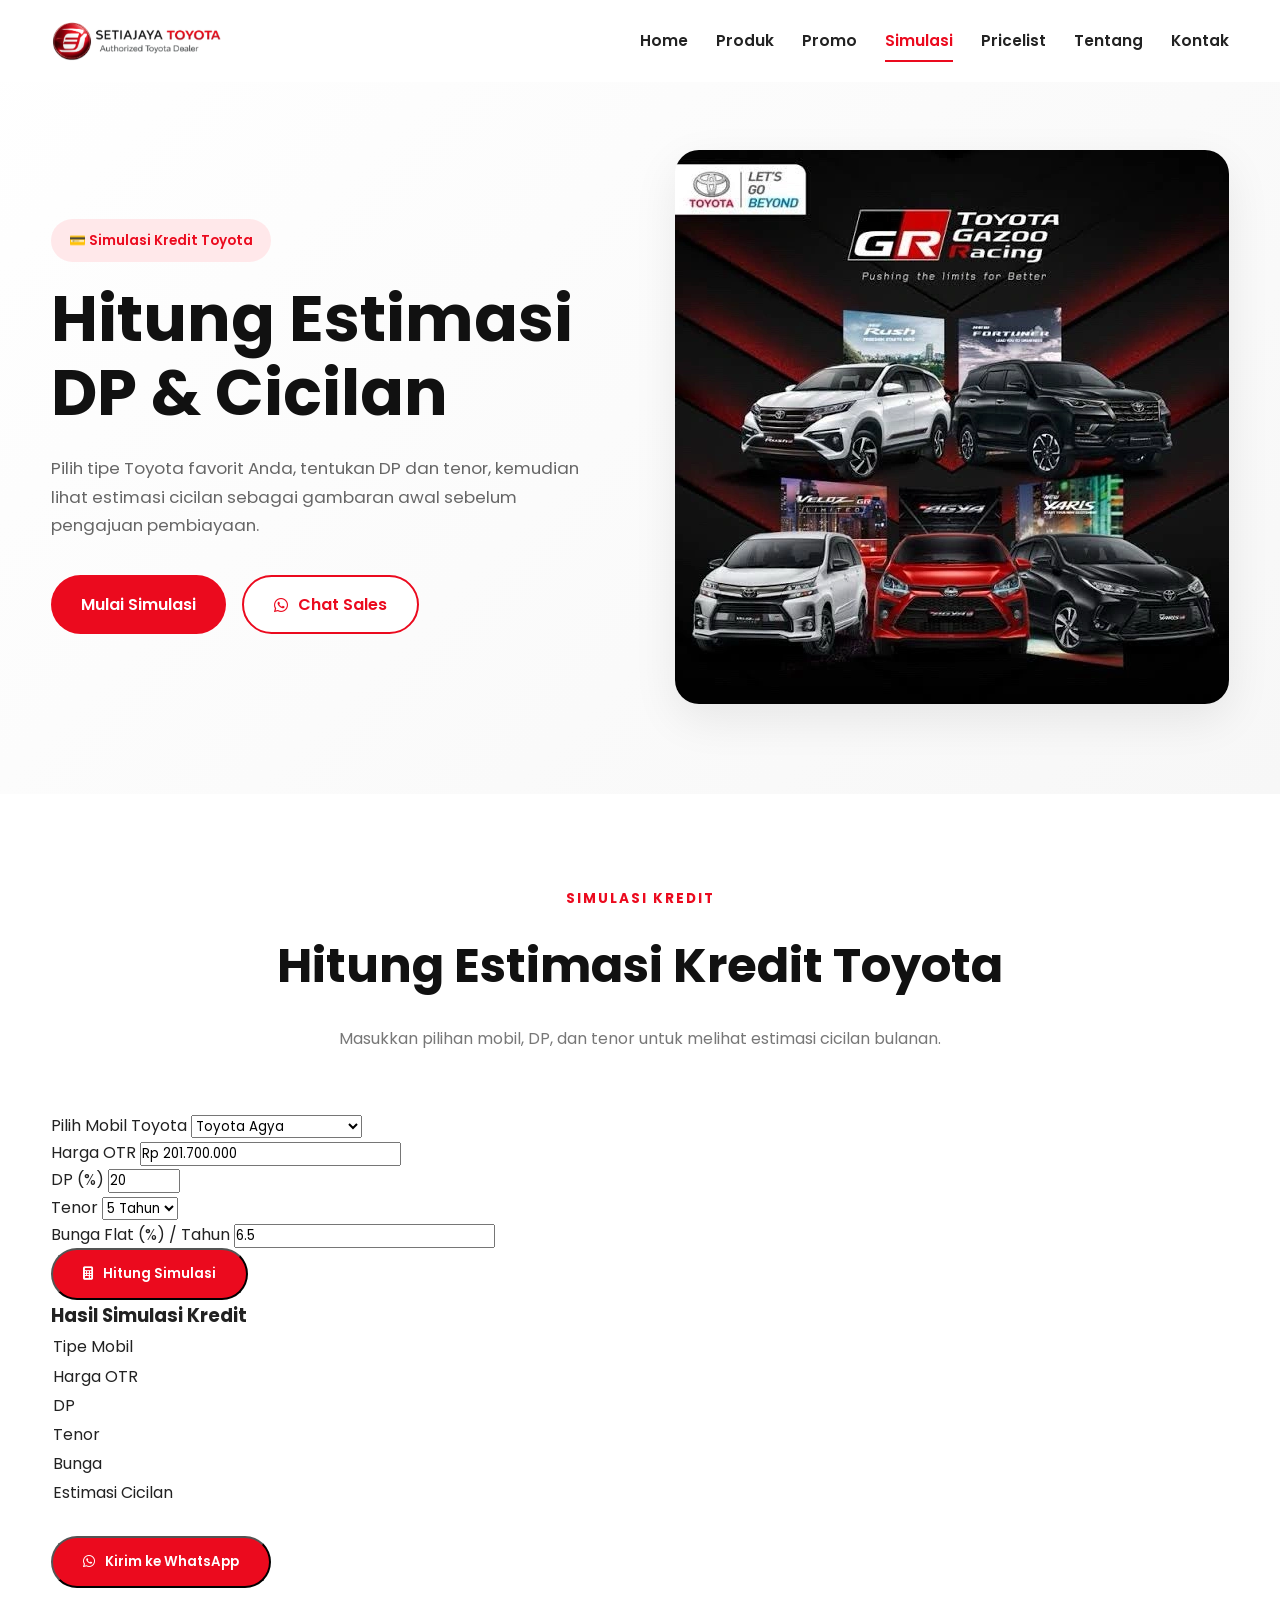
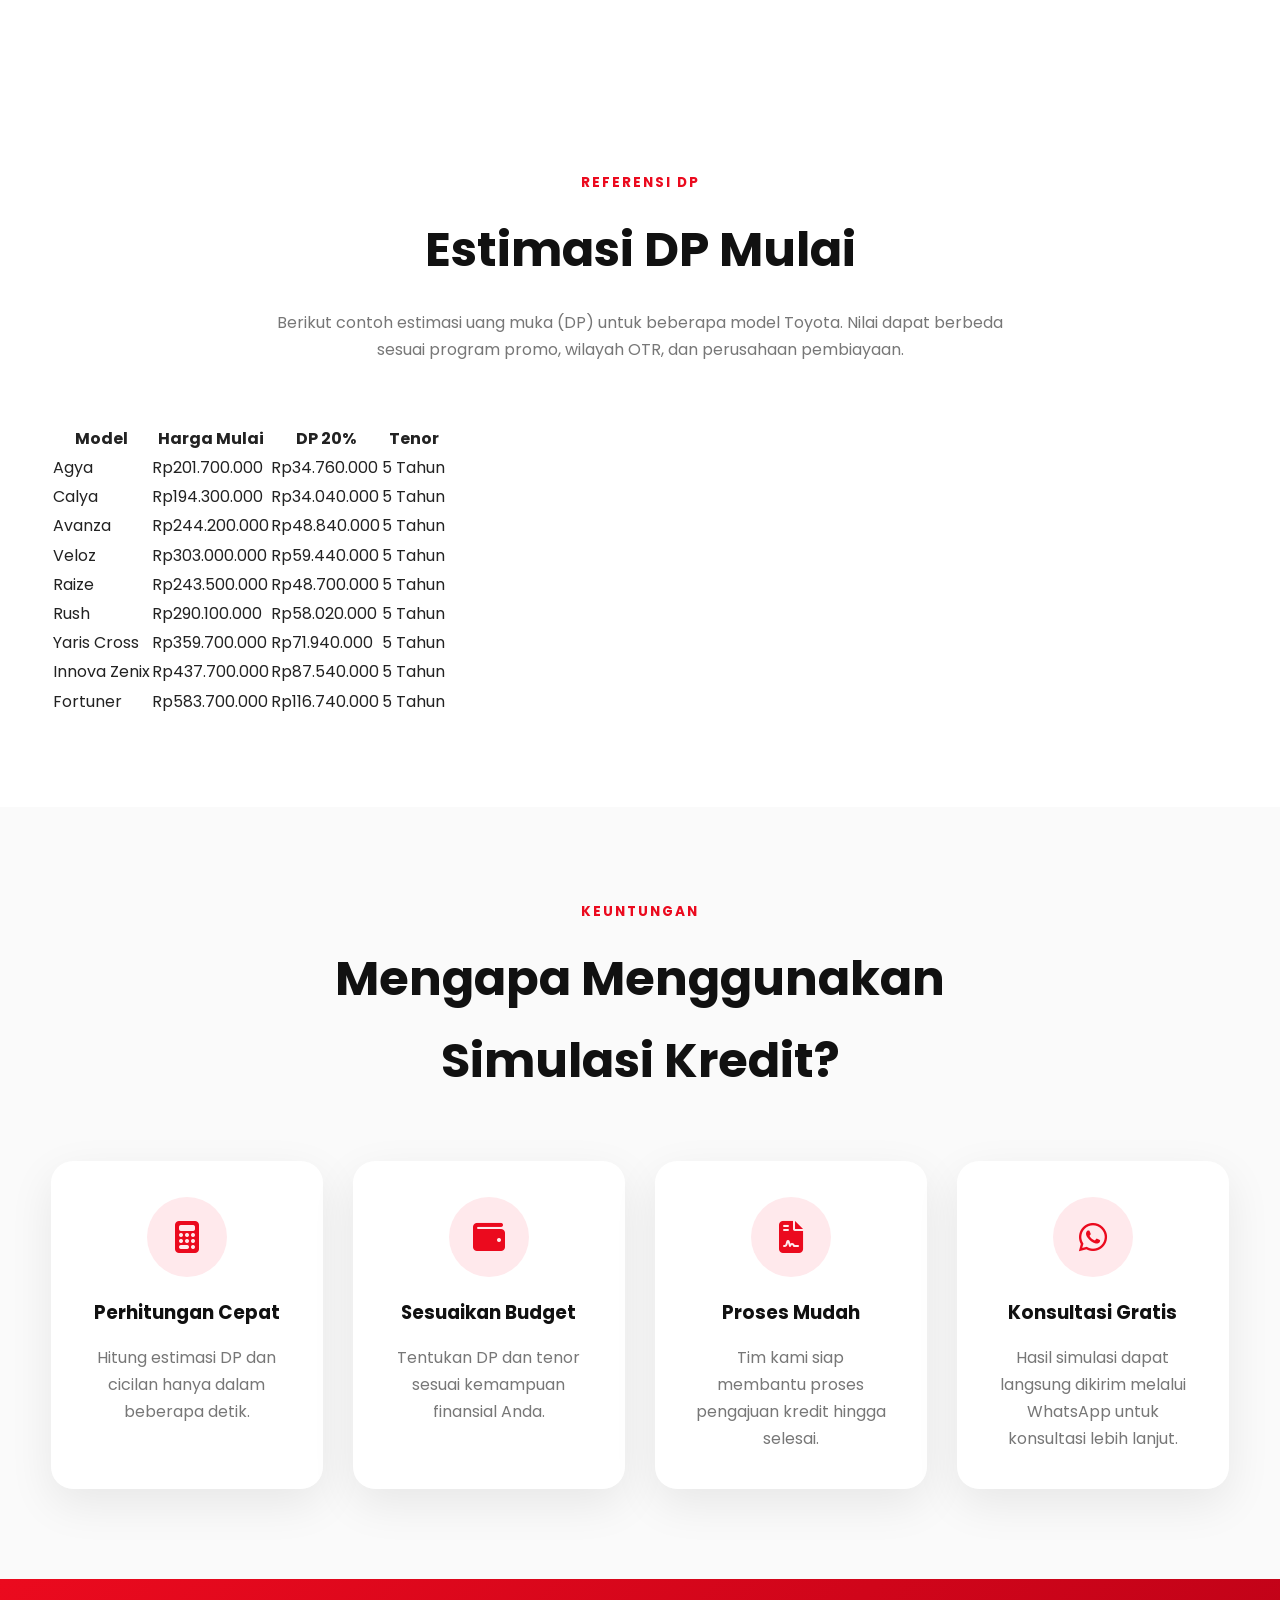
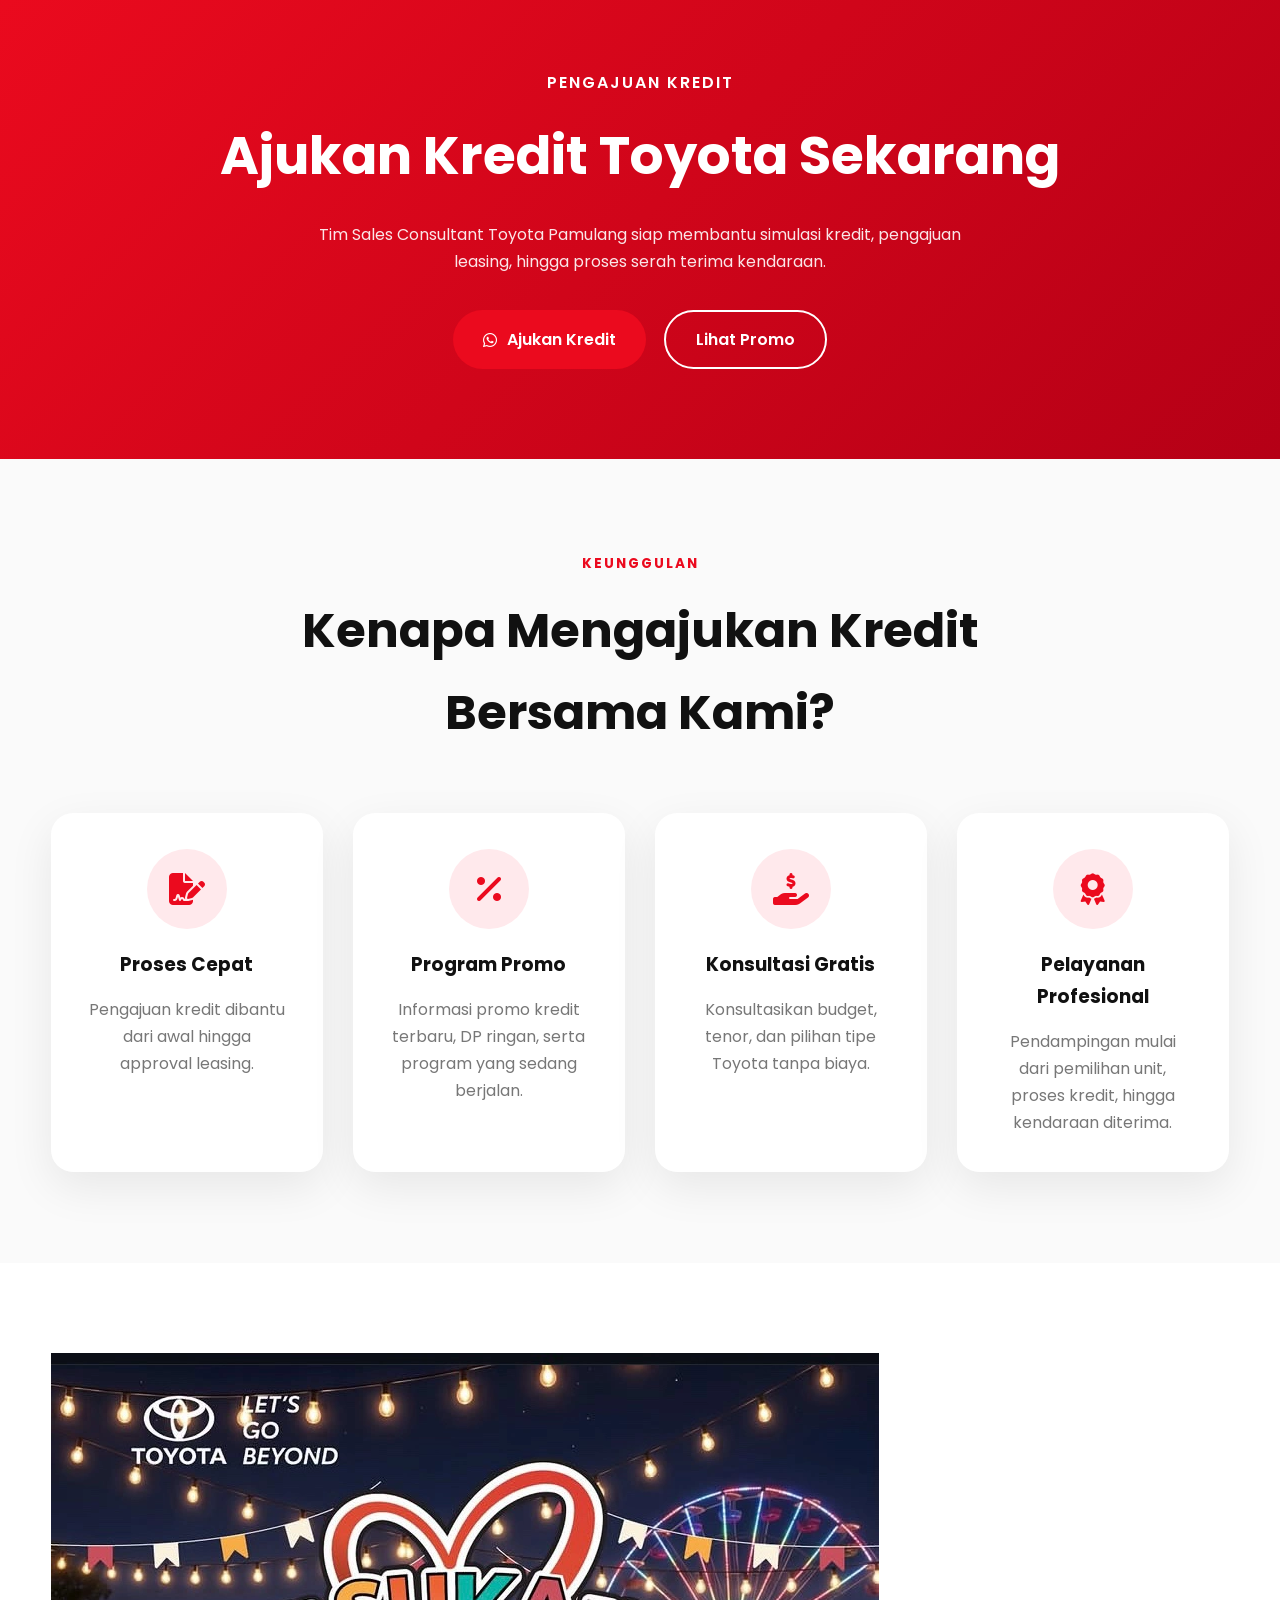
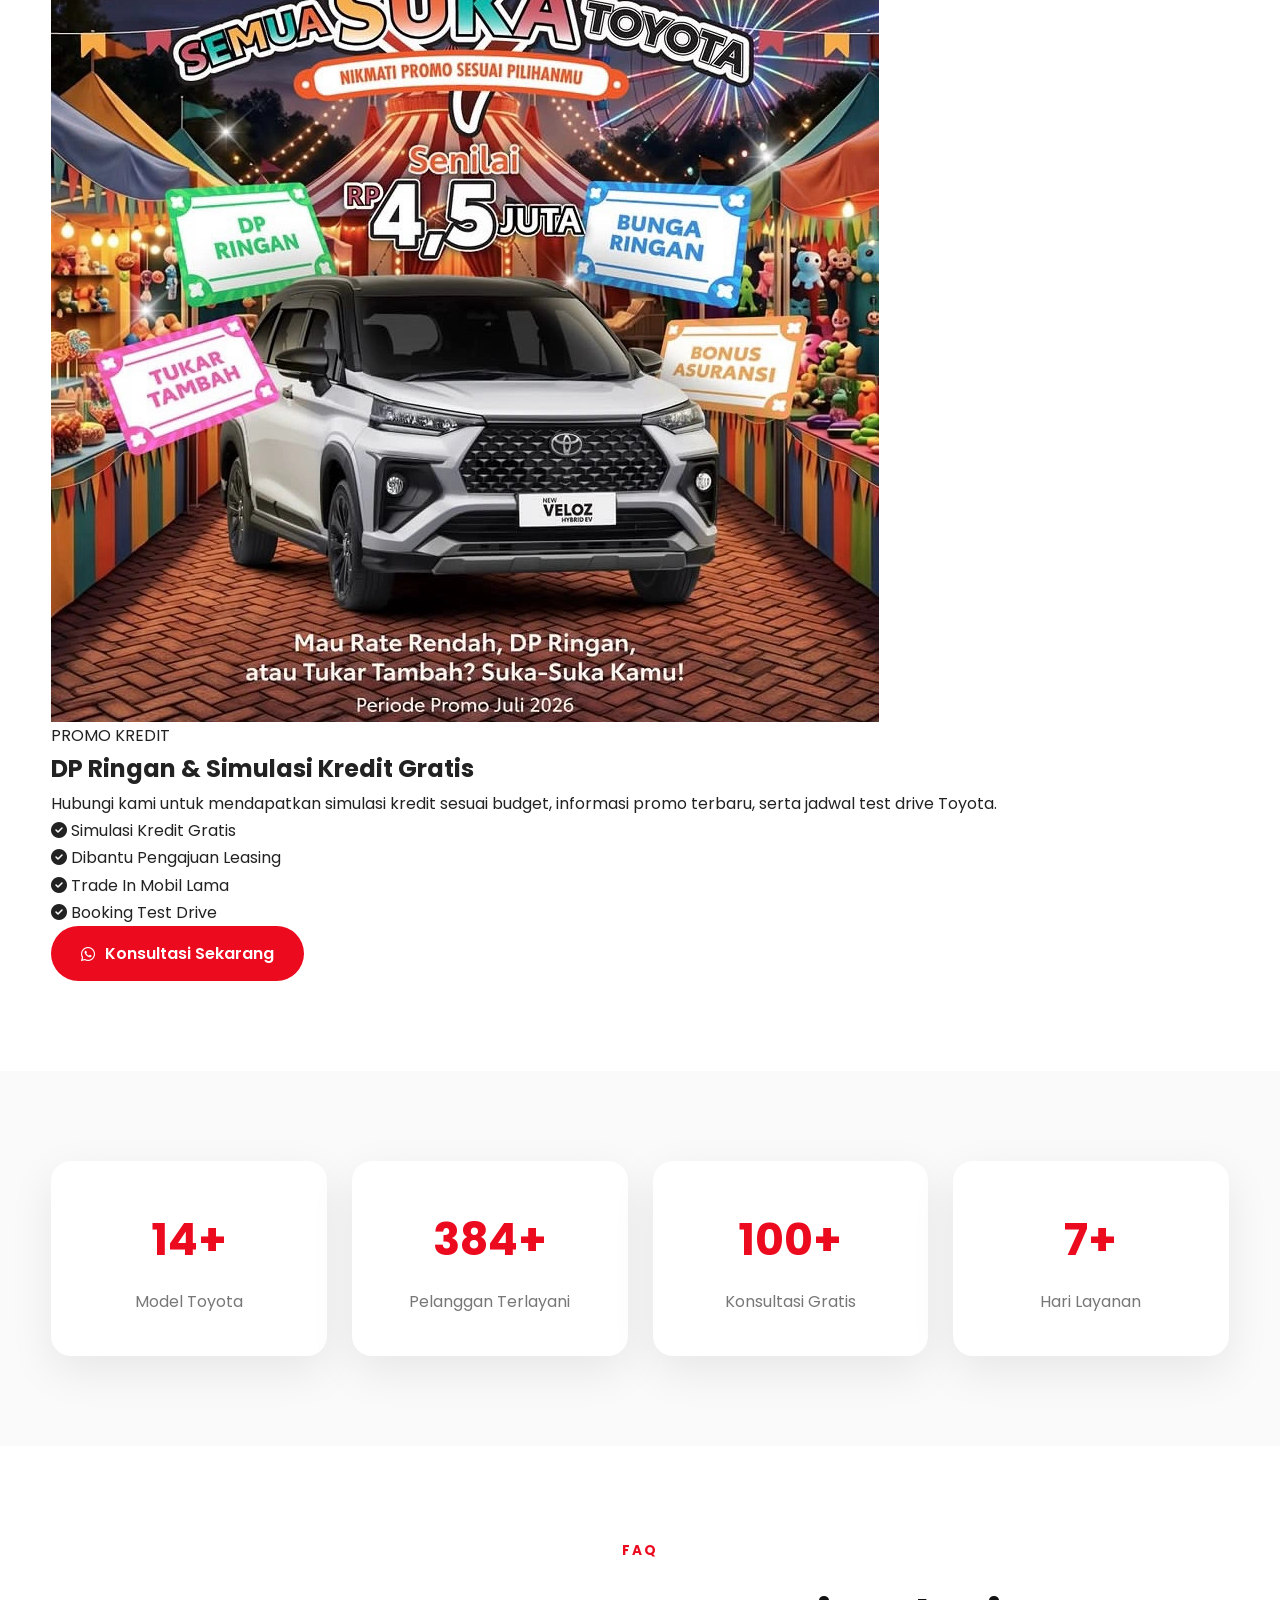
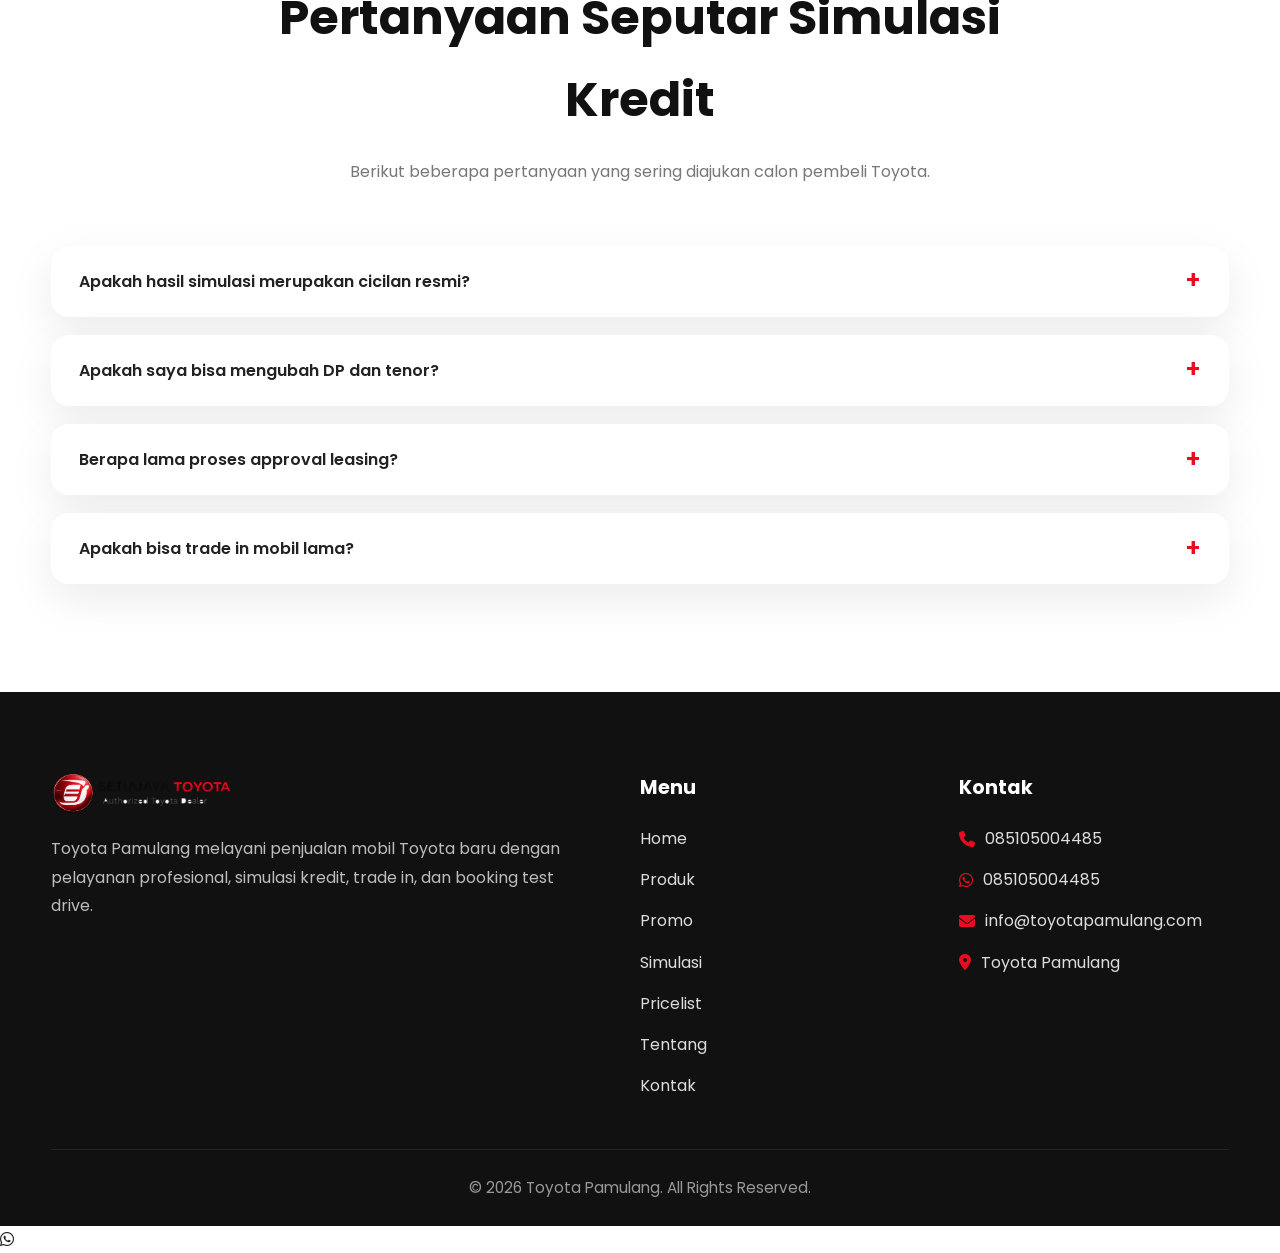
<file: simulasi.html>
<!DOCTYPE html>
<html lang="id">
     
<head>

<meta charset="UTF-8">

<meta name="viewport" content="width=device-width, initial-scale=1.0">

<title>Simulasi Kredit Toyota | Toyota Pamulang</title>

<meta name="description"
content="Hitung estimasi DP dan cicilan mobil Toyota dengan simulasi kredit online Toyota Pamulang.">

<meta name="keywords"
content="Simulasi Kredit Toyota, DP Toyota, Cicilan Toyota, Kredit Mobil Toyota">

<meta property="og:title"
content="Simulasi Kredit Toyota">

<meta property="og:description"
content="Hitung estimasi cicilan Toyota dengan mudah.">

<meta property="og:image"
content="images/hero.webp">

<meta property="og:type"
content="website">

<link rel="icon" href="favicon.ico">

<link rel="preconnect"
href="https://fonts.googleapis.com">

<link rel="preconnect"
href="https://fonts.gstatic.com"
crossorigin>

<link href="https://fonts.googleapis.com/css2?family=Poppins:wght@300;400;500;600;700;800&display=swap"
rel="stylesheet">

<link rel="stylesheet"
href="https://cdnjs.cloudflare.com/ajax/libs/font-awesome/6.6.0/css/all.min.css">

<link rel="stylesheet"
href="css/style.css">

<link rel="stylesheet"
href="css/responsive.css">

<link rel="stylesheet"
href="css/animation.css">

</head>

<body>

<!-- PRELOADER -->

<div id="preloader">

<div class="loader"></div>

</div>

<!-- HEADER -->

<header class="header">

<div class="container">

<div class="header-wrapper">

<a href="index.html" class="logo">

<img src="images/logo.png"
alt="Toyota Pamulang">

</a>

<nav class="navbar">

<a href="index.html">Home</a>

<a href="produk.html">Produk</a>

<a href="promo.html">Promo</a>

<a href="simulasi.html"
class="active">Simulasi</a>

<a href="pricelist.html">Pricelist</a>

<a href="tentang.html">Tentang</a>

<a href="kontak.html">Kontak</a>

</nav>

<div class="menu-toggle">

<span></span>
<span></span>
<span></span>

</div>

</div>

</div>

</header>

<!-- HERO -->

<section class="hero">

<div class="container">

<div class="hero-content">

<div class="hero-text fade-left">

<span class="hero-badge">

💳 Simulasi Kredit Toyota

</span>

<h1>

Hitung Estimasi
DP & Cicilan

</h1>

<p>

Pilih tipe Toyota favorit Anda, tentukan DP dan tenor,
kemudian lihat estimasi cicilan sebagai gambaran awal sebelum pengajuan pembiayaan.

</p>

<div class="hero-button">

<a href="#simulasi"

class="btn-primary">

Mulai Simulasi

</a>

<a href="https://wa.me/6285105004485?text=Halo%20Saya%20ingin%20Simulasi%20Kredit%20Toyota"

class="btn-secondary">

<i class="fab fa-whatsapp"></i>

Chat Sales

</a>

</div>

</div>

<div class="hero-image fade-right">

<img src="images/hero.webp"
alt="Simulasi Kredit Toyota">

</div>

</div>

</div>

</section>

<!-- FORM SIMULASI -->

<section id="simulasi">

<div class="container">

<div class="section-title fade-up">

<span>SIMULASI KREDIT</span>

<h2>Hitung Estimasi Kredit Toyota</h2>

<p>

Masukkan pilihan mobil, DP, dan tenor untuk melihat estimasi cicilan bulanan.

</p>

</div>

<div class="simulation-box">
<!-- ==========================
     FORM SIMULASI
========================== -->

<div class="simulation-item fade-left">

    <form id="simulasiForm">

        <div class="form-group">

            <label>Pilih Mobil Toyota</label>

            <select id="mobil" required>

                <option value="Agya">Toyota Agya</option>
                <option value="Calya">Toyota Calya</option>
                <option value="Avanza">Toyota Avanza</option>
                <option value="Veloz">Toyota Veloz</option>
                <option value="Raize">Toyota Raize</option>
                <option value="Rush">Toyota Rush</option>
                <option value="Yaris Cross">Toyota Yaris Cross</option>
                <option value="Innova Reborn">Toyota Innova Reborn</option>
                <option value="Innova Zenix">Toyota Innova Zenix</option>
                <option value="Fortuner">Toyota Fortuner</option>
                <option value="Hilux Rangga">Toyota Hilux Rangga</option>
                <option value="Hiace">Toyota Hiace</option>
                <option value="Alphard">Toyota Alphard</option>
                <option value="Vellfire">Toyota Vellfire</option>
                <option value="Land Cruiser">Toyota Land Cruiser</option>
                 <option value="Hilux Travo">Toyota Hilux Travo</option>
                 <option value="Voxy">Toyota Voxy</option>

            </select>

        </div>

        <div class="form-group">

            <label>Harga OTR</label>

            <input
                type="text"
                id="harga"
                readonly>

        </div>

        <div class="form-group">

            <label>DP (%)</label>

            <input
                type="number"
                id="dp"
                min="20"
                max="90"
                value="20"
                required>

        </div>

        <div class="form-group">

            <label>Tenor</label>

            <select id="tenor">

                <option value="1">1 Tahun</option>
                <option value="2">2 Tahun</option>
                <option value="3">3 Tahun</option>
                <option value="4">4 Tahun</option>
                <option value="5" selected>5 Tahun</option>
                <option value="6">6 Tahun</option>
                <option value="7">7 Tahun</option>

            </select>

        </div>

        <div class="form-group">

            <label>Bunga Flat (%) / Tahun</label>

            <input
               type="number"
               id="bunga"
               value="6.5"
               step="0.1">
          

        </div>

        <button
            type="submit"
            class="btn-primary">

            <i class="fas fa-calculator"></i>

            Hitung Simulasi

        </button>

    </form>

</div>

<!-- ==========================
     HASIL SIMULASI
========================== -->
    <div id="hasil" class="hasil-simulasi"></div>
        <h3>

            Hasil Simulasi Kredit

        </h3>

        <table class="simulation-table">

            <tr>

                <td>Tipe Mobil</td>

                <td>

                    <strong id="hasilMobil"></strong>

                </td>

            </tr>

            <tr>

                <td>Harga OTR</td>

                <td>

                    <strong id="hasilHarga"></strong>

                </td>

            </tr>

            <tr>

                <td>DP</td>

                <td>

                    <strong id="hasilDP"></strong>

                </td>

            </tr>

            <tr>

                <td>Tenor</td>

                <td>

                    <strong id="hasilTenor"></strong>

                </td>

            </tr>

            <tr>

                <td>Bunga</td>

                <td>

                    <strong id="hasilBunga"></strong>

                </td>

            </tr>

            <tr>

                <td>Estimasi Cicilan</td>

                <td>

                    <strong id="hasilCicilan"></strong>

                </td>

            </tr>

        </table>

        <br>

        <button
            id="kirimWA"
            class="btn-primary">

            <i class="fab fa-whatsapp"></i>

            Kirim ke WhatsApp

        </button>

    </div>

</div>

</div>

</div>

</section>
<!-- =========================================
     ESTIMASI DP POPULER
========================================= -->

<section class="pricing">

    <div class="container">

        <div class="section-title fade-up">

            <span>REFERENSI DP</span>

            <h2>Estimasi DP Mulai</h2>

            <p>

                Berikut contoh estimasi uang muka (DP) untuk beberapa model Toyota.
                Nilai dapat berbeda sesuai program promo, wilayah OTR, dan perusahaan pembiayaan.

            </p>

        </div>

        <div class="table-responsive">

            <table class="simulation-table">

                <thead>

                    <tr>

                        <th>Model</th>
                        <th>Harga Mulai</th>
                        <th>DP 20%</th>
                        <th>Tenor</th>

                    </tr>

                </thead>

                <tbody>

                    <tr>

                        <td>Agya</td>

                        <td>Rp201.700.000</td>

                        <td>Rp34.760.000</td>

                        <td>5 Tahun</td>

                    </tr>

                    <tr>

                        <td>Calya</td>

                        <td>Rp194.300.000</td>

                        <td>Rp34.040.000</td>

                        <td>5 Tahun</td>

                    </tr>

                    <tr>

                        <td>Avanza</td>

                        <td>Rp244.200.000</td>

                        <td>Rp48.840.000</td>

                        <td>5 Tahun</td>

                    </tr>

                    <tr>

                        <td>Veloz</td>

                        <td>Rp303.000.000</td>

                        <td>Rp59.440.000</td>

                        <td>5 Tahun</td>

                    </tr>

                    <tr>

                        <td>Raize</td>

                        <td>Rp243.500.000</td>

                        <td>Rp48.700.000</td>

                        <td>5 Tahun</td>

                    </tr>

                    <tr>

                        <td>Rush</td>

                        <td>Rp290.100.000</td>

                        <td>Rp58.020.000</td>

                        <td>5 Tahun</td>

                    </tr>

                    <tr>

                        <td>Yaris Cross</td>

                        <td>Rp359.700.000</td>

                        <td>Rp71.940.000</td>

                        <td>5 Tahun</td>

                    </tr>

                    <tr>

                        <td>Innova Zenix</td>

                        <td>Rp437.700.000</td>

                        <td>Rp87.540.000</td>

                        <td>5 Tahun</td>

                    </tr>

                    <tr>

                        <td>Fortuner</td>

                        <td>Rp583.700.000</td>

                        <td>Rp116.740.000</td>

                        <td>5 Tahun</td>

                    </tr>

                </tbody>

            </table>

        </div>

    </div>

</section>

<!-- =========================================
     INFORMASI KREDIT
========================================= -->

<section class="why-us">

    <div class="container">

        <div class="section-title fade-up">

            <span>KEUNTUNGAN</span>

            <h2>Mengapa Menggunakan Simulasi Kredit?</h2>

        </div>

        <div class="why-grid">

            <div class="why-card fade-up">

                <i class="fas fa-calculator"></i>

                <h3>Perhitungan Cepat</h3>

                <p>

                    Hitung estimasi DP dan cicilan hanya dalam beberapa detik.

                </p>

            </div>

            <div class="why-card fade-up delay-1">

                <i class="fas fa-wallet"></i>

                <h3>Sesuaikan Budget</h3>

                <p>

                    Tentukan DP dan tenor sesuai kemampuan finansial Anda.

                </p>

            </div>

            <div class="why-card fade-up delay-2">

                <i class="fas fa-file-contract"></i>

                <h3>Proses Mudah</h3>

                <p>

                    Tim kami siap membantu proses pengajuan kredit hingga selesai.

                </p>

            </div>

            <div class="why-card fade-up delay-3">

                <i class="fab fa-whatsapp"></i>

                <h3>Konsultasi Gratis</h3>

                <p>

                    Hasil simulasi dapat langsung dikirim melalui WhatsApp untuk konsultasi lebih lanjut.

                </p>

            </div>

        </div>

    </div>

</section>
<!-- =========================================
     CTA KREDIT
========================================= -->

<section class="cta">

    <div class="container">

        <div class="cta-box fade-up">

            <span>PENGAJUAN KREDIT</span>

            <h2>Ajukan Kredit Toyota Sekarang</h2>

            <p>

                Tim Sales Consultant Toyota Pamulang siap membantu
                simulasi kredit, pengajuan leasing, hingga proses
                serah terima kendaraan.

            </p>

            <div class="cta-button">

                <a href="https://wa.me/6285105004485?text=Halo%20Saya%20ingin%20mengajukan%20kredit%20Toyota"

                    class="btn-primary">

                    <i class="fab fa-whatsapp"></i>

                    Ajukan Kredit

                </a>

                <a href="promo.html"

                    class="btn-secondary">

                    Lihat Promo

                </a>

            </div>

        </div>

    </div>

</section>

<!-- =========================================
     KEUNGGULAN KREDIT
========================================= -->

<section class="why-us">

    <div class="container">

        <div class="section-title fade-up">

            <span>KEUNGGULAN</span>

            <h2>Kenapa Mengajukan Kredit Bersama Kami?</h2>

        </div>

        <div class="why-grid">

            <div class="why-card fade-up">

                <i class="fas fa-file-signature"></i>

                <h3>Proses Cepat</h3>

                <p>

                    Pengajuan kredit dibantu dari awal
                    hingga approval leasing.

                </p>

            </div>

            <div class="why-card fade-up delay-1">

                <i class="fas fa-percent"></i>

                <h3>Program Promo</h3>

                <p>

                    Informasi promo kredit terbaru,
                    DP ringan, serta program yang sedang berjalan.

                </p>

            </div>

            <div class="why-card fade-up delay-2">

                <i class="fas fa-hand-holding-usd"></i>

                <h3>Konsultasi Gratis</h3>

                <p>

                    Konsultasikan budget, tenor,
                    dan pilihan tipe Toyota tanpa biaya.

                </p>

            </div>

            <div class="why-card fade-up delay-3">

                <i class="fas fa-award"></i>

                <h3>Pelayanan Profesional</h3>

                <p>

                    Pendampingan mulai dari pemilihan unit,
                    proses kredit, hingga kendaraan diterima.

                </p>

            </div>

        </div>

    </div>

</section>

<!-- =========================================
     BANNER PROMO KREDIT
========================================= -->

<section class="promo">

    <div class="container">

        <div class="promo-content">

            <div class="promo-image fade-left">

                <img src="images/promo-banner.webp"

                     alt="Promo Kredit Toyota">

            </div>

            <div class="promo-text fade-right">

                <span>PROMO KREDIT</span>

                <h2>

                    DP Ringan & Simulasi Kredit Gratis

                </h2>

                <p>

                    Hubungi kami untuk mendapatkan
                    simulasi kredit sesuai budget,
                    informasi promo terbaru,
                    serta jadwal test drive Toyota.

                </p>

                <ul class="promo-list">

                    <li>

                        <i class="fas fa-check-circle"></i>

                        Simulasi Kredit Gratis

                    </li>

                    <li>

                        <i class="fas fa-check-circle"></i>

                        Dibantu Pengajuan Leasing

                    </li>

                    <li>

                        <i class="fas fa-check-circle"></i>

                        Trade In Mobil Lama

                    </li>

                    <li>

                        <i class="fas fa-check-circle"></i>

                        Booking Test Drive

                    </li>

                </ul>

                <a href="https://wa.me/6285105004485?text=Halo%20Saya%20ingin%20Simulasi%20Kredit"

                    class="btn-primary">

                    <i class="fab fa-whatsapp"></i>

                    Konsultasi Sekarang

                </a>

            </div>

        </div>

    </div>

</section>

<!-- =========================================
     STATISTIK
========================================= -->

<section class="counter">

    <div class="container">

        <div class="counter-grid">

            <div class="counter-box zoom">

                <h2>14</h2>

                <p>Model Toyota</p>

            </div>

            <div class="counter-box zoom">

                <h2>500+</h2>

                <p>Pelanggan Terlayani</p>

            </div>

            <div class="counter-box zoom">

                <h2>100%</h2>

                <p>Konsultasi Gratis</p>

            </div>

            <div class="counter-box zoom">

                <h2>7</h2>

                <p>Hari Layanan</p>

            </div>

        </div>

    </div>

</section>
<!-- =========================================
     FAQ
========================================= -->

<section class="faq">

    <div class="container">

        <div class="section-title fade-up">

            <span>FAQ</span>

            <h2>Pertanyaan Seputar Simulasi Kredit</h2>

            <p>
                Berikut beberapa pertanyaan yang sering diajukan calon pembeli Toyota.
            </p>

        </div>

        <div class="faq-item">

            <div class="faq-question">
                Apakah hasil simulasi merupakan cicilan resmi?
            </div>

            <div class="faq-answer">
                <p>
                    Tidak. Simulasi ini hanya sebagai estimasi awal.
                    Besaran cicilan final mengikuti persetujuan leasing,
                    program promo, DP, tenor, dan suku bunga yang berlaku.
                </p>
            </div>

        </div>

        <div class="faq-item">

            <div class="faq-question">
                Apakah saya bisa mengubah DP dan tenor?
            </div>

            <div class="faq-answer">
                <p>
                    Bisa. Anda bebas menyesuaikan DP dan tenor
                    sesuai kebutuhan untuk melihat estimasi cicilan.
                </p>
            </div>

        </div>

        <div class="faq-item">

            <div class="faq-question">
                Berapa lama proses approval leasing?
            </div>

            <div class="faq-answer">
                <p>
                    Umumnya sekitar 1–3 hari kerja, tergantung
                    kelengkapan dokumen dan proses verifikasi.
                </p>
            </div>

        </div>

        <div class="faq-item">

            <div class="faq-question">
                Apakah bisa trade in mobil lama?
            </div>

            <div class="faq-answer">
                <p>
                    Ya, kami melayani tukar tambah mobil
                    sesuai hasil appraisal kendaraan Anda.
                </p>
            </div>

        </div>

    </div>

</section>

<!-- =========================================
     FOOTER
========================================= -->

<footer class="footer">

    <div class="container">

        <div class="footer-grid">

            <div class="footer-about">

                <img src="images/logo.png" alt="Toyota Pamulang">

                <p>

                    Toyota Pamulang melayani penjualan mobil Toyota
                    baru dengan pelayanan profesional,
                    simulasi kredit, trade in,
                    dan booking test drive.

                </p>

            </div>

            <div>

                <h3>Menu</h3>

                <ul>

                    <li><a href="index.html">Home</a></li>

                    <li><a href="produk.html">Produk</a></li>

                    <li><a href="promo.html">Promo</a></li>

                    <li><a href="simulasi.html">Simulasi</a></li>

                    <li><a href="pricelist.html">Pricelist</a></li>

                    <li><a href="tentang.html">Tentang</a></li>

                    <li><a href="kontak.html">Kontak</a></li>

                </ul>

            </div>

            <div>

                <h3>Kontak</h3>

                <ul>

                    <li>
                        <i class="fas fa-phone"></i>
                        085105004485
                    </li>

                    <li>
                        <i class="fab fa-whatsapp"></i>
                        085105004485
                    </li>

                    <li>
                        <i class="fas fa-envelope"></i>
                        info@toyotapamulang.com
                    </li>

                    <li>
                        <i class="fas fa-map-marker-alt"></i>
                        Toyota Pamulang
                    </li>

                </ul>

            </div>

        </div>

        <div class="copyright">

            © 2026 Toyota Pamulang. All Rights Reserved.

        </div>

    </div>

</footer>

<!-- =========================================
     FLOATING WHATSAPP
========================================= -->

<div class="floating-action">

    <a href="https://wa.me/6285105004485?text=Halo%20Saya%20ingin%20Simulasi%20Kredit%20Toyota"
       target="_blank"
       aria-label="WhatsApp">

        <i class="fab fa-whatsapp"></i>

    </a>

</div>

<!-- =========================================
     BACK TO TOP
========================================= -->

<button id="backToTop">

    <i class="fas fa-chevron-up"></i>

</button>

<!-- =========================================
     SCRIPT
========================================= -->

<script src="js/script.js"></script>
<script src="js/simulasi.js"></script>

</body>
</html>
</file>
<file: css/style.css>
/* ==========================================================
   TOYOTA PAMULANG PREMIUM V6
   STYLE.CSS - PART 1
========================================================== */

/* ===========================
   RESET
=========================== */

*{
    margin:0;
    padding:0;
    box-sizing:border-box;
}

html{
    scroll-behavior:smooth;
}

body{
    font-family:'Poppins',sans-serif;
    background:#fff;
    color:#222;
    line-height:1.7;
    overflow-x:hidden;
}

img{
    max-width:100%;
    display:block;
}

a{
    text-decoration:none;
    color:inherit;
}

ul{
    list-style:none;
}

button,
input,
textarea,
select{
    font-family:inherit;
}

/* ===========================
   VARIABLES
=========================== */

:root{

    --primary:#EB0A1E;
    --primary-dark:#C70018;

    --black:#111111;
    --dark:#1c1c1c;

    --gray:#777;
    --light:#f7f7f7;
    --white:#ffffff;

    --radius:18px;

    --shadow:
        0 15px 45px rgba(0,0,0,.08);

    --transition:.35s ease;

}

/* ===========================
   CONTAINER
=========================== */

.container{

    width:92%;
    max-width:1240px;

    margin:auto;

}

/* ===========================
   SECTION
=========================== */

section{

    padding:90px 0;

}

/* ===========================
   SECTION TITLE
=========================== */

.section-title{

    text-align:center;

    max-width:760px;

    margin:0 auto 60px;

}

.section-title span{

    display:inline-block;

    color:var(--primary);

    font-weight:700;

    letter-spacing:2px;

    text-transform:uppercase;

    font-size:.85rem;

    margin-bottom:15px;

}

.section-title h2{

    font-size:clamp(2rem,4vw,3rem);

    margin-bottom:18px;

    color:var(--black);

}

.section-title p{

    color:var(--gray);

}

/* ===========================
   BUTTON
=========================== */

.btn-primary,
.btn-secondary{

    display:inline-flex;

    align-items:center;

    justify-content:center;

    gap:10px;

    padding:14px 30px;

    border-radius:999px;

    font-weight:600;

    transition:.35s;

}

.btn-primary{

    background:var(--primary);

    color:#fff;

}

.btn-primary:hover{

    background:var(--primary-dark);

    transform:translateY(-3px);

}

.btn-secondary{

    border:2px solid var(--primary);

    color:var(--primary);

    background:#fff;

}

.btn-secondary:hover{

    background:var(--primary);

    color:#fff;

}

/* ===========================
   PRELOADER
=========================== */

#preloader{

    position:fixed;

    inset:0;

    background:#fff;

    display:flex;

    justify-content:center;

    align-items:center;

    z-index:99999;

}

.loader{

    width:55px;

    height:55px;

    border:5px solid #eee;

    border-top:5px solid var(--primary);

    border-radius:50%;

    animation:spin 1s linear infinite;

}

@keyframes spin{

    100%{

        transform:rotate(360deg);

    }

}

/* ===========================
   HEADER
=========================== */

.header{

    position:fixed;

    top:0;

    left:0;

    width:100%;

    background:rgba(255,255,255,.96);

    backdrop-filter:blur(15px);

    box-shadow:0 5px 20px rgba(0,0,0,.06);

    z-index:999;

}

.header-wrapper{

    display:flex;

    justify-content:space-between;

    align-items:center;

    height:82px;

}

.logo img{

    width:170px;

}

/* ===========================
   NAVBAR
=========================== */

.navbar{

    display:flex;

    align-items:center;

    gap:28px;

}

.navbar a{

    font-size:.96rem;

    font-weight:600;

    color:#222;

    position:relative;

    transition:.3s;

}

.navbar a:hover,
.navbar a.active{

    color:var(--primary);

}

.navbar a::after{

    content:"";

    position:absolute;

    left:0;

    bottom:-8px;

    width:0;

    height:2px;

    background:var(--primary);

    transition:.3s;

}

.navbar a:hover::after,
.navbar a.active::after{

    width:100%;

}

/* ===========================
   MOBILE MENU
=========================== */

.menu-toggle{

    display:none;

    width:34px;

    cursor:pointer;

}

.menu-toggle span{

    display:block;

    width:100%;

    height:3px;

    background:#222;

    margin:6px 0;

    border-radius:20px;

    transition:.35s;

}

/* ===========================
   HERO
=========================== */

.hero{

    padding-top:150px;

    padding-bottom:90px;

    background:linear-gradient(135deg,#ffffff,#f7f7f7);

}

.hero-content{

    display:grid;

    grid-template-columns:1fr 1fr;

    gap:70px;

    align-items:center;

}

.hero-badge{

    display:inline-block;

    background:#FFE8EA;

    color:var(--primary);

    padding:10px 18px;

    border-radius:999px;

    font-size:.85rem;

    font-weight:600;

    margin-bottom:20px;

}

.hero-text h1{

    font-size:clamp(2.6rem,5vw,4.3rem);

    line-height:1.15;

    color:#111;

    margin-bottom:25px;

    font-weight:700;

}

.hero-text p{

    color:#666;

    font-size:1.05rem;

    margin-bottom:35px;

}

.hero-button{

    display:flex;

    flex-wrap:wrap;

    gap:16px;

}

.hero-image{

    text-align:center;

}

.hero-image img{

    width:100%;

    max-width:580px;

    margin:auto;

    border-radius:24px;

    box-shadow:var(--shadow);

}
/* ==========================================================
   TOYOTA PAMULANG PREMIUM V6
   STYLE.CSS - PART 2
   ABOUT • COUNTER • SERVICE • WHY US • PRODUCT
========================================================== */

/* ===========================
   ABOUT
=========================== */

.about-grid{

    display:grid;

    grid-template-columns:repeat(2,1fr);

    gap:70px;

    align-items:center;

}

.about-content h3{

    font-size:2rem;

    color:var(--black);

    margin-bottom:20px;

}

.about-content p{

    color:var(--gray);

    margin-bottom:20px;

}

.about-list{

    display:grid;

    gap:14px;

    margin-top:25px;

}

.about-list li{

    display:flex;

    align-items:center;

    gap:12px;

    color:#444;

    font-weight:500;

}

.about-list i{

    color:var(--primary);

}

.about-image img{

    width:100%;

    border-radius:22px;

    box-shadow:var(--shadow);

}

/* ===========================
   COUNTER
=========================== */

.counter{

    background:#fafafa;

}

.counter-grid{

    display:grid;

    grid-template-columns:repeat(4,1fr);

    gap:25px;

}

.counter-box{

    background:#fff;

    border-radius:20px;

    padding:40px 20px;

    text-align:center;

    box-shadow:var(--shadow);

    transition:.35s;

}

.counter-box:hover{

    transform:translateY(-8px);

}

.counter-box h2{

    color:var(--primary);

    font-size:2.8rem;

    margin-bottom:10px;

}

.counter-box p{

    color:var(--gray);

}

/* ===========================
   SERVICES
=========================== */

.services{

    background:#fff;

}

.service-grid{

    display:grid;

    grid-template-columns:repeat(auto-fit,minmax(260px,1fr));

    gap:28px;

}

.service-card{

    background:#fff;

    padding:35px;

    border-radius:22px;

    text-align:center;

    box-shadow:var(--shadow);

    transition:.35s;

}

.service-card:hover{

    transform:translateY(-10px);

}

.service-card i{

    width:75px;

    height:75px;

    margin:auto;

    margin-bottom:20px;

    border-radius:50%;

    background:#FFE9EC;

    color:var(--primary);

    display:flex;

    align-items:center;

    justify-content:center;

    font-size:28px;

}

.service-card h3{

    margin-bottom:15px;

    color:var(--black);

}

.service-card p{

    color:var(--gray);

}

/* ===========================
   WHY US
=========================== */

.why-us{

    background:#fafafa;

}

.why-grid{

    display:grid;

    grid-template-columns:repeat(auto-fit,minmax(260px,1fr));

    gap:30px;

}

.why-card{

    background:#fff;

    padding:35px;

    border-radius:22px;

    text-align:center;

    transition:.35s;

    box-shadow:var(--shadow);

}

.why-card:hover{

    transform:translateY(-10px);

}

.why-card i{

    width:80px;

    height:80px;

    margin:auto;

    margin-bottom:20px;

    border-radius:50%;

    background:#FFE9EC;

    color:var(--primary);

    display:flex;

    justify-content:center;

    align-items:center;

    font-size:32px;

}

.why-card h3{

    margin-bottom:15px;

    color:#111;

}

.why-card p{

    color:var(--gray);

}

/* ===========================
   PRODUCT GRID
=========================== */

.car-grid{

    display:grid;

    grid-template-columns:repeat(auto-fit,minmax(320px,1fr));

    gap:35px;

}

.car-card{

    background:#fff;

    border-radius:24px;

    overflow:hidden;

    box-shadow:var(--shadow);

    transition:.35s;

}

.car-card:hover{

    transform:translateY(-10px);

}

.car-image{

    position:relative;

    height:240px;

    overflow:hidden;

}

.car-image img{

    width:100%;

    height:100%;

    object-fit:cover;

    transition:.5s;

}

.car-card:hover .car-image img{

    transform:scale(1.08);

}

.car-label{

    position:absolute;

    top:18px;

    left:18px;

    background:var(--primary);

    color:#fff;

    padding:8px 16px;

    border-radius:999px;

    font-size:.8rem;

    font-weight:600;

}

.car-content{

    padding:28px;

}

.car-content h3{

    font-size:1.5rem;

    color:#111;

    margin-bottom:15px;

}

.price{

    margin-bottom:20px;

    color:var(--gray);

}

.price strong{

    display:block;

    color:var(--primary);

    font-size:1.6rem;

    margin-top:8px;

}

.price small{

    display:block;

    margin-top:8px;

    color:var(--primary);

    font-weight:600;

}

/* ===========================
   SPECIFICATION
=========================== */

.spec-list{

    margin:25px 0;

    display:grid;

    gap:10px;

}

.spec-list li{

    color:#555;

    padding-bottom:10px;

    border-bottom:1px solid #eee;

    font-size:.95rem;

}

/* ===========================
   PRODUCT BUTTON
=========================== */

.car-action{

    display:flex;

    gap:12px;

}

.car-action a{

    flex:1;

    text-align:center;

}

/* ===========================
   TEAM
=========================== */

.team-card{

    display:grid;

    grid-template-columns:320px 1fr;

    gap:45px;

    align-items:center;

    background:#fff;

    border-radius:24px;

    padding:40px;

    box-shadow:var(--shadow);

}

.team-image img{

    width:100%;

    border-radius:20px;

}

.team-content h3{

    font-size:2rem;

    margin-bottom:18px;

}

.team-content p{

    color:var(--gray);

    margin-bottom:25px;

}

.team-info{

    display:grid;

    gap:15px;

    margin-bottom:30px;

}

.team-info div{

    display:flex;

    align-items:center;

    gap:12px;

}

.team-info i{

    color:var(--primary);

    width:24px;

}
/* ==========================================================
   TOYOTA PAMULANG PREMIUM V6
   STYLE.CSS - PART 3
   PROCESS • VISION • CTA • TESTIMONIAL • FAQ
==========================================================*/

/* ===========================
   PROCESS
=========================== */

.process{

    background:#fafafa;

}

.process-grid{

    display:grid;

    grid-template-columns:repeat(auto-fit,minmax(240px,1fr));

    gap:30px;

}

.process-card{

    background:#fff;

    padding:40px 30px;

    text-align:center;

    border-radius:24px;

    box-shadow:var(--shadow);

    transition:var(--transition);

}

.process-card:hover{

    transform:translateY(-10px);

}

.process-number{

    width:70px;

    height:70px;

    margin:0 auto 25px;

    border-radius:50%;

    background:var(--primary);

    color:#fff;

    display:flex;

    align-items:center;

    justify-content:center;

    font-size:1.5rem;

    font-weight:700;

}

.process-card h3{

    margin-bottom:15px;

    color:var(--black);

}

.process-card p{

    color:var(--gray);

}

/* ===========================
   VISION
=========================== */

.vision{

    background:#fff;

}

.vision-grid{

    display:grid;

    grid-template-columns:repeat(2,1fr);

    gap:35px;

}

.vision-card{

    background:#fff;

    padding:40px;

    border-radius:24px;

    box-shadow:var(--shadow);

    transition:.35s;

}

.vision-card:hover{

    transform:translateY(-8px);

}

.vision-card i{

    width:75px;

    height:75px;

    border-radius:50%;

    background:#FFE9EC;

    color:var(--primary);

    display:flex;

    align-items:center;

    justify-content:center;

    font-size:30px;

    margin-bottom:25px;

}

.vision-card h3{

    margin-bottom:20px;

    color:#111;

}

.vision-card p{

    color:var(--gray);

}

.vision-card ul{

    display:grid;

    gap:15px;

}

.vision-card li{

    position:relative;

    padding-left:25px;

    color:#555;

}

.vision-card li::before{

    content:"✓";

    position:absolute;

    left:0;

    color:var(--primary);

    font-weight:700;

}

/* ===========================
   CTA
=========================== */

.cta{

    background:linear-gradient(135deg,#EB0A1E,#B50016);

    color:#fff;

}

.cta-box{

    max-width:900px;

    margin:auto;

    text-align:center;

}

.cta-box span{

    display:inline-block;

    margin-bottom:15px;

    letter-spacing:2px;

    font-weight:600;

    text-transform:uppercase;

}

.cta-box h2{

    font-size:clamp(2rem,5vw,3.3rem);

    margin-bottom:20px;

}

.cta-box p{

    max-width:700px;

    margin:0 auto 35px;

    color:rgba(255,255,255,.9);

}

.cta-button{

    display:flex;

    justify-content:center;

    flex-wrap:wrap;

    gap:18px;

}

.cta .btn-secondary{

    border:2px solid #fff;

    color:#fff;

    background:transparent;

}

.cta .btn-secondary:hover{

    background:#fff;

    color:var(--primary);

}

/* ===========================
   TESTIMONIAL
=========================== */

.testimonial{

    background:#f8f8f8;

}

.testimonial-grid{

    display:grid;

    grid-template-columns:repeat(auto-fit,minmax(320px,1fr));

    gap:30px;

}

.testimonial-card{

    background:#fff;

    padding:35px;

    border-radius:24px;

    box-shadow:var(--shadow);

    transition:.35s;

    position:relative;

}

.testimonial-card:hover{

    transform:translateY(-10px);

}

.testimonial-card i{

    font-size:35px;

    color:var(--primary);

    margin-bottom:20px;

}

.testimonial-card p{

    color:var(--gray);

    margin-bottom:20px;

}

.testimonial-card h4{

    color:#F7B500;

    margin-bottom:8px;

}

.testimonial-card span{

    color:#444;

    font-weight:500;

}

/* ===========================
   FAQ
=========================== */

.faq{

    background:#fff;

}

.faq-item{

    background:#fff;

    border-radius:18px;

    box-shadow:var(--shadow);

    margin-bottom:18px;

    overflow:hidden;

}

.faq-question{

    padding:22px 28px;

    cursor:pointer;

    font-weight:600;

    position:relative;

    transition:.3s;

}

.faq-question:hover{

    color:var(--primary);

}

.faq-question::after{

    content:"+";

    position:absolute;

    right:28px;

    top:50%;

    transform:translateY(-50%);

    font-size:1.5rem;

    color:var(--primary);

}

.faq-item.active .faq-question::after{

    content:"−";

}

.faq-answer{

    max-height:0;

    overflow:hidden;

    transition:max-height .4s ease;

}

.faq-answer p{

    padding:0 28px 25px;

    color:var(--gray);

}

/* ===========================
   COMMON CARD EFFECT
=========================== */

.service-card,
.why-card,
.process-card,
.team-card,
.counter-box,
.vision-card,
.testimonial-card{

    border:1px solid transparent;

}

.service-card:hover,
.why-card:hover,
.process-card:hover,
.team-card:hover,
.counter-box:hover,
.vision-card:hover,
.testimonial-card:hover{

    border-color:rgba(235,10,30,.15);

}
/* ==========================================================
   TOYOTA PAMULANG PREMIUM V6
   STYLE.CSS - PART 4
   FOOTER • FLOATING WA • BACK TO TOP • UTILITIES
==========================================================*/

/* ===========================
   FOOTER
=========================== */

.footer{

    background:#111;

    color:#ddd;

    padding:80px 0 25px;

}

.footer-grid{

    display:grid;

    grid-template-columns:2fr 1fr 1fr;

    gap:50px;

    margin-bottom:50px;

}

.footer-about img{

    width:180px;

    margin-bottom:20px;

}

.footer-about p{

    color:#bdbdbd;

    line-height:1.8;

}

.footer h3{

    color:#fff;

    margin-bottom:20px;

    font-size:1.2rem;

}

.footer ul{

    display:grid;

    gap:14px;

}

.footer ul li{

    display:flex;

    align-items:center;

    gap:10px;

}

.footer ul li i{

    color:var(--primary);

}

.footer ul li a{

    transition:.3s;

}

.footer ul li a:hover{

    color:var(--primary);

    padding-left:6px;

}

.copyright{

    border-top:1px solid rgba(255,255,255,.08);

    padding-top:25px;

    text-align:center;

    color:#999;

    font-size:.95rem;

}

/* ===========================
   FLOATING WHATSAPP
=========================== */

.floating-whatsapp{

    position:fixed;

    right:25px;

    bottom:25px;

    width:62px;

    height:62px;

    background:#25D366;

    color:#fff;

    display:flex;

    justify-content:center;

    align-items:center;

    border-radius:50%;

    font-size:30px;

    z-index:999;

    box-shadow:0 15px 35px rgba(37,211,102,.35);

    transition:.35s;

}

.floating-whatsapp:hover{

    transform:scale(1.12);

}

/* Pulse Animation */

.floating-whatsapp::before{

    content:"";

    position:absolute;

    inset:-6px;

    border-radius:50%;

    border:2px solid rgba(37,211,102,.35);

    animation:waPulse 2s infinite;

}

@keyframes waPulse{

    0%{

        transform:scale(.8);

        opacity:1;

    }

    100%{

        transform:scale(1.5);

        opacity:0;

    }

}

/* ===========================
   BACK TO TOP
=========================== */

#backToTop{

    position:fixed;

    right:25px;

    bottom:100px;

    width:52px;

    height:52px;

    border-radius:50%;

    background:var(--primary);

    color:#fff;

    display:flex;

    justify-content:center;

    align-items:center;

    cursor:pointer;

    opacity:0;

    visibility:hidden;

    transition:.35s;

    z-index:998;

    box-shadow:0 15px 35px rgba(235,10,30,.30);

}

#backToTop.show{

    opacity:1;

    visibility:visible;

}

#backToTop:hover{

    transform:translateY(-5px);

}

/* ===========================
   SCROLL PROGRESS
=========================== */

#scroll-progress{

    position:fixed;

    top:0;

    left:0;

    width:0;

    height:4px;

    background:var(--primary);

    z-index:99999;

}

/* ===========================
   TOAST
=========================== */

.toast{

    position:fixed;

    right:20px;

    bottom:30px;

    background:#111;

    color:#fff;

    padding:16px 22px;

    border-radius:14px;

    opacity:0;

    visibility:hidden;

    transform:translateY(30px);

    transition:.35s;

    z-index:99999;

}

.toast.show{

    opacity:1;

    visibility:visible;

    transform:translateY(0);

}

.toast.error{

    background:#d32f2f;

}

/* ===========================
   LIGHTBOX
=========================== */

#lightbox{

    position:fixed;

    inset:0;

    background:rgba(0,0,0,.92);

    display:flex;

    justify-content:center;

    align-items:center;

    opacity:0;

    visibility:hidden;

    transition:.35s;

    z-index:99999;

}

#lightbox.show{

    opacity:1;

    visibility:visible;

}

#lightbox img{

    max-width:92%;

    max-height:92%;

    border-radius:15px;

}

/* ===========================
   SCROLLBAR
=========================== */

::-webkit-scrollbar{

    width:10px;

}

::-webkit-scrollbar-track{

    background:#f3f3f3;

}

::-webkit-scrollbar-thumb{

    background:var(--primary);

    border-radius:30px;

}

::-webkit-scrollbar-thumb:hover{

    background:var(--primary-dark);

}

/* ===========================
   TEXT SELECTION
=========================== */

::selection{

    background:var(--primary);

    color:#fff;

}

/* ===========================
   UTILITIES
=========================== */

.text-center{

    text-align:center;

}

.mt-20{

    margin-top:20px;

}

.mt-30{

    margin-top:30px;

}

.mt-50{

    margin-top:50px;

}

.mb-20{

    margin-bottom:20px;

}

.mb-30{

    margin-bottom:30px;

}

.mb-50{

    margin-bottom:50px;

}

/* ===========================
   FADE ANIMATION
=========================== */

@keyframes fadeUp{

    from{

        opacity:0;

        transform:translateY(40px);

    }

    to{

        opacity:1;

        transform:translateY(0);

    }

}

.fade-up{

    animation:fadeUp .8s ease both;

}

/* ===========================
   PERFORMANCE
=========================== */

img{

    image-rendering:auto;

}

img,
button,
.btn-primary,
.btn-secondary,
.service-card,
.why-card,
.car-card{

    will-change:transform;

}

/* ===========================
   END PART 4
=========================== */
/* ==========================================
   HASIL SIMULASI
========================================== */

.hasil-simulasi{
    margin-top:40px;
    background:#ffffff;
    border-radius:20px;
    padding:30px;
    box-shadow:0 15px 40px rgba(0,0,0,.08);
    border:1px solid #eee;
    display:none;
}

.hasil-simulasi.show{
    display:block;
}

.hasil-simulasi h2{
    color:#EB0A1E;
    margin-bottom:20px;
    font-size:28px;
}

.hasil-simulasi table{
    width:100%;
    border-collapse:collapse;
}

.hasil-simulasi td{
    padding:14px 0;
    border-bottom:1px solid #eee;
    font-size:16px;
}

.hasil-simulasi td:first-child{
    color:#666;
    width:45%;
}

.hasil-simulasi td:last-child{
    font-weight:600;
    color:#111;
}

.hasil-simulasi strong{
    color:#EB0A1E;
}

.hasil-simulasi .btn{
    margin-top:25px;
}
</file>
<file: css/responsive.css>
/* ==========================================================
   TOYOTA PAMULANG PREMIUM V6
   STYLE.CSS - PART 5
   RESPONSIVE
==========================================================*/

/* ==========================================
   DESKTOP
========================================== */

@media (max-width:1200px){

.container{
    width:94%;
}

.hero-content,
.about-grid,
.promo-wrapper,
.simulation-grid,
.team-card,
.vision-grid{

    gap:50px;

}

}

/* ==========================================
   TABLET
========================================== */

@media (max-width:992px){

section{

    padding:80px 0;

}

.header-wrapper{

    height:75px;

}

.logo img{

    width:150px;

}

/* ========= MENU ========= */

.menu-toggle{

    display:block;

    z-index:1001;

}

.navbar{

    position:fixed;

    top:75px;

    left:-100%;

    width:100%;

    background:#fff;

    flex-direction:column;

    align-items:flex-start;

    padding:30px;

    gap:20px;

    transition:.35s;

    box-shadow:0 10px 30px rgba(0,0,0,.08);

}

.navbar.active{

    left:0;

}

.hero-content,
.about-grid,
.team-card,
.vision-grid,
.simulation-grid,
.promo-wrapper{

    grid-template-columns:1fr;

}

.hero{

    text-align:center;

    padding-top:130px;

}

.hero-button{

    justify-content:center;

}

.hero-image{

    order:-1;

}

.counter-grid{

    grid-template-columns:repeat(2,1fr);

}

.footer-grid{

    grid-template-columns:1fr 1fr;

}

}

/* ==========================================
   MOBILE
========================================== */

@media (max-width:768px){

.hero{

    padding-top:120px;

}

.hero-text h1{

    font-size:2.2rem;

    line-height:1.3;

}

.hero-text p{

    font-size:.95rem;

}

.hero-button{

    flex-direction:column;

}

.btn-primary,
.btn-secondary{

    width:100%;

}

.section-title{

    margin-bottom:45px;

}

.section-title h2{

    font-size:2rem;

}

.counter-grid{

    grid-template-columns:1fr;

}

.service-grid{

    grid-template-columns:1fr;

}

.why-grid{

    grid-template-columns:1fr;

}

.process-grid{

    grid-template-columns:1fr;

}

.testimonial-grid{

    grid-template-columns:1fr;

}

.car-grid{

    grid-template-columns:1fr;

}

.footer-grid{

    grid-template-columns:1fr;

}

.team-card{

    padding:25px;

}

.team-content h3{

    font-size:1.6rem;

}

.hero-image img,
.about-image img,
.team-image img{

    border-radius:18px;

}

}

/* ==========================================
   SMALL MOBILE
========================================== */

@media (max-width:480px){

.container{

    width:92%;

}

section{

    padding:65px 0;

}

.hero{

    padding-top:110px;

}

.hero-text h1{

    font-size:1.9rem;

}

.hero-badge{

    font-size:.75rem;

    padding:8px 16px;

}

.section-title span{

    font-size:.75rem;

}

.section-title h2{

    font-size:1.7rem;

}

.section-title p{

    font-size:.92rem;

}

.btn-primary,
.btn-secondary{

    padding:13px 18px;

    font-size:.9rem;

}

.service-card,
.why-card,
.process-card,
.counter-box,
.testimonial-card,
.vision-card{

    padding:25px;

}

.car-content{

    padding:20px;

}

.car-content h3{

    font-size:1.3rem;

}

.price strong{

    font-size:1.4rem;

}

.team-card{

    padding:20px;

}

.team-content h3{

    font-size:1.4rem;

}

.floating-whatsapp{

    width:56px;

    height:56px;

    font-size:26px;

    right:18px;

    bottom:18px;

}

#backToTop{

    width:46px;

    height:46px;

    right:18px;

    bottom:86px;

}

.footer{

    text-align:center;

}

.footer ul li{

    justify-content:center;

}

}

/* ==========================================
   LARGE DESKTOP
========================================== */

@media (min-width:1400px){

.container{

    max-width:1320px;

}

.hero-text h1{

    font-size:4.8rem;

}

}

/* ==========================================
   END STYLE.CSS
========================================== */
</file>
<file: css/animation.css>
/* ==========================================================
   TOYOTA PAMULANG PREMIUM V6
   ANIMATION.CSS
==========================================================*/

/* ==========================================
   DEFAULT
========================================== */

.fade-up,
.fade-down,
.fade-left,
.fade-right,
.zoom-in,
.zoom-out{

    opacity:0;

    transition:all .8s ease;

    will-change:transform,opacity;

}

/* ==========================================
   FADE UP
========================================== */

.fade-up{

    transform:translateY(60px);

}

.fade-up.show{

    opacity:1;

    transform:translateY(0);

}

/* ==========================================
   FADE DOWN
========================================== */

.fade-down{

    transform:translateY(-60px);

}

.fade-down.show{

    opacity:1;

    transform:translateY(0);

}

/* ==========================================
   FADE LEFT
========================================== */

.fade-left{

    transform:translateX(-60px);

}

.fade-left.show{

    opacity:1;

    transform:translateX(0);

}

/* ==========================================
   FADE RIGHT
========================================== */

.fade-right{

    transform:translateX(60px);

}

.fade-right.show{

    opacity:1;

    transform:translateX(0);

}

/* ==========================================
   ZOOM IN
========================================== */

.zoom-in{

    transform:scale(.85);

}

.zoom-in.show{

    opacity:1;

    transform:scale(1);

}

/* ==========================================
   ZOOM OUT
========================================== */

.zoom-out{

    transform:scale(1.15);

}

.zoom-out.show{

    opacity:1;

    transform:scale(1);

}

/* ==========================================
   DELAY
========================================== */

.delay-1{

    transition-delay:.15s;

}

.delay-2{

    transition-delay:.30s;

}

.delay-3{

    transition-delay:.45s;

}

.delay-4{

    transition-delay:.60s;

}

.delay-5{

    transition-delay:.75s;

}

/* ==========================================
   FLOAT
========================================== */

.float{

    animation:float 3s ease-in-out infinite;

}

@keyframes float{

    0%,100%{

        transform:translateY(0);

    }

    50%{

        transform:translateY(-10px);

    }

}

/* ==========================================
   PULSE
========================================== */

.pulse{

    animation:pulse 2s infinite;

}

@keyframes pulse{

    0%{

        transform:scale(1);

    }

    50%{

        transform:scale(1.05);

    }

    100%{

        transform:scale(1);

    }

}

/* ==========================================
   BOUNCE
========================================== */

.bounce{

    animation:bounce 2s infinite;

}

@keyframes bounce{

    0%,20%,50%,80%,100%{

        transform:translateY(0);

    }

    40%{

        transform:translateY(-10px);

    }

    60%{

        transform:translateY(-5px);

    }

}

/* ==========================================
   ROTATE
========================================== */

.rotate{

    animation:rotate 15s linear infinite;

}

@keyframes rotate{

    from{

        transform:rotate(0deg);

    }

    to{

        transform:rotate(360deg);

    }

}

/* ==========================================
   SHAKE
========================================== */

.shake:hover{

    animation:shake .5s;

}

@keyframes shake{

    0%{transform:translateX(0);}

    20%{transform:translateX(-4px);}

    40%{transform:translateX(4px);}

    60%{transform:translateX(-4px);}

    80%{transform:translateX(4px);}

    100%{transform:translateX(0);}

}

/* ==========================================
   BUTTON HOVER
========================================== */

.btn-primary,
.btn-secondary{

    transition:all .35s ease;

}

.btn-primary:hover,
.btn-secondary:hover{

    transform:translateY(-4px);

}

/* ==========================================
   CARD HOVER
========================================== */

.service-card,
.why-card,
.car-card,
.team-card,
.counter-box,
.process-card,
.vision-card,
.testimonial-card{

    transition:all .35s ease;

}

.service-card:hover,
.why-card:hover,
.car-card:hover,
.team-card:hover,
.counter-box:hover,
.process-card:hover,
.vision-card:hover,
.testimonial-card:hover{

    transform:translateY(-10px);

}

/* ==========================================
   IMAGE ZOOM
========================================== */

.hero-image img,
.about-image img,
.team-image img,
.car-image img{

    transition:transform .5s ease;

}

.hero-image:hover img,
.about-image:hover img,
.team-image:hover img,
.car-image:hover img{

    transform:scale(1.05);

}

/* ==========================================
   WHATSAPP
========================================== */

.floating-whatsapp{

    animation:waFloat 2s infinite;

}

@keyframes waFloat{

    0%,100%{

        transform:translateY(0);

    }

    50%{

        transform:translateY(-8px);

    }

}

/* ==========================================
   BACK TO TOP
========================================== */

#backToTop{

    transition:all .3s ease;

}

#backToTop:hover{

    transform:translateY(-5px);

}

/* ==========================================
   PRELOADER
========================================== */

#preloader{

    transition:opacity .5s ease,
               visibility .5s ease;

}

#preloader.hide{

    opacity:0;

    visibility:hidden;

}

/* ==========================================
   REDUCED MOTION
========================================== */

@media (prefers-reduced-motion: reduce){

*{

    animation:none !important;

    transition:none !important;

    scroll-behavior:auto !important;

}

}

/* ==========================================
   END OF FILE
========================================== */
</file>
